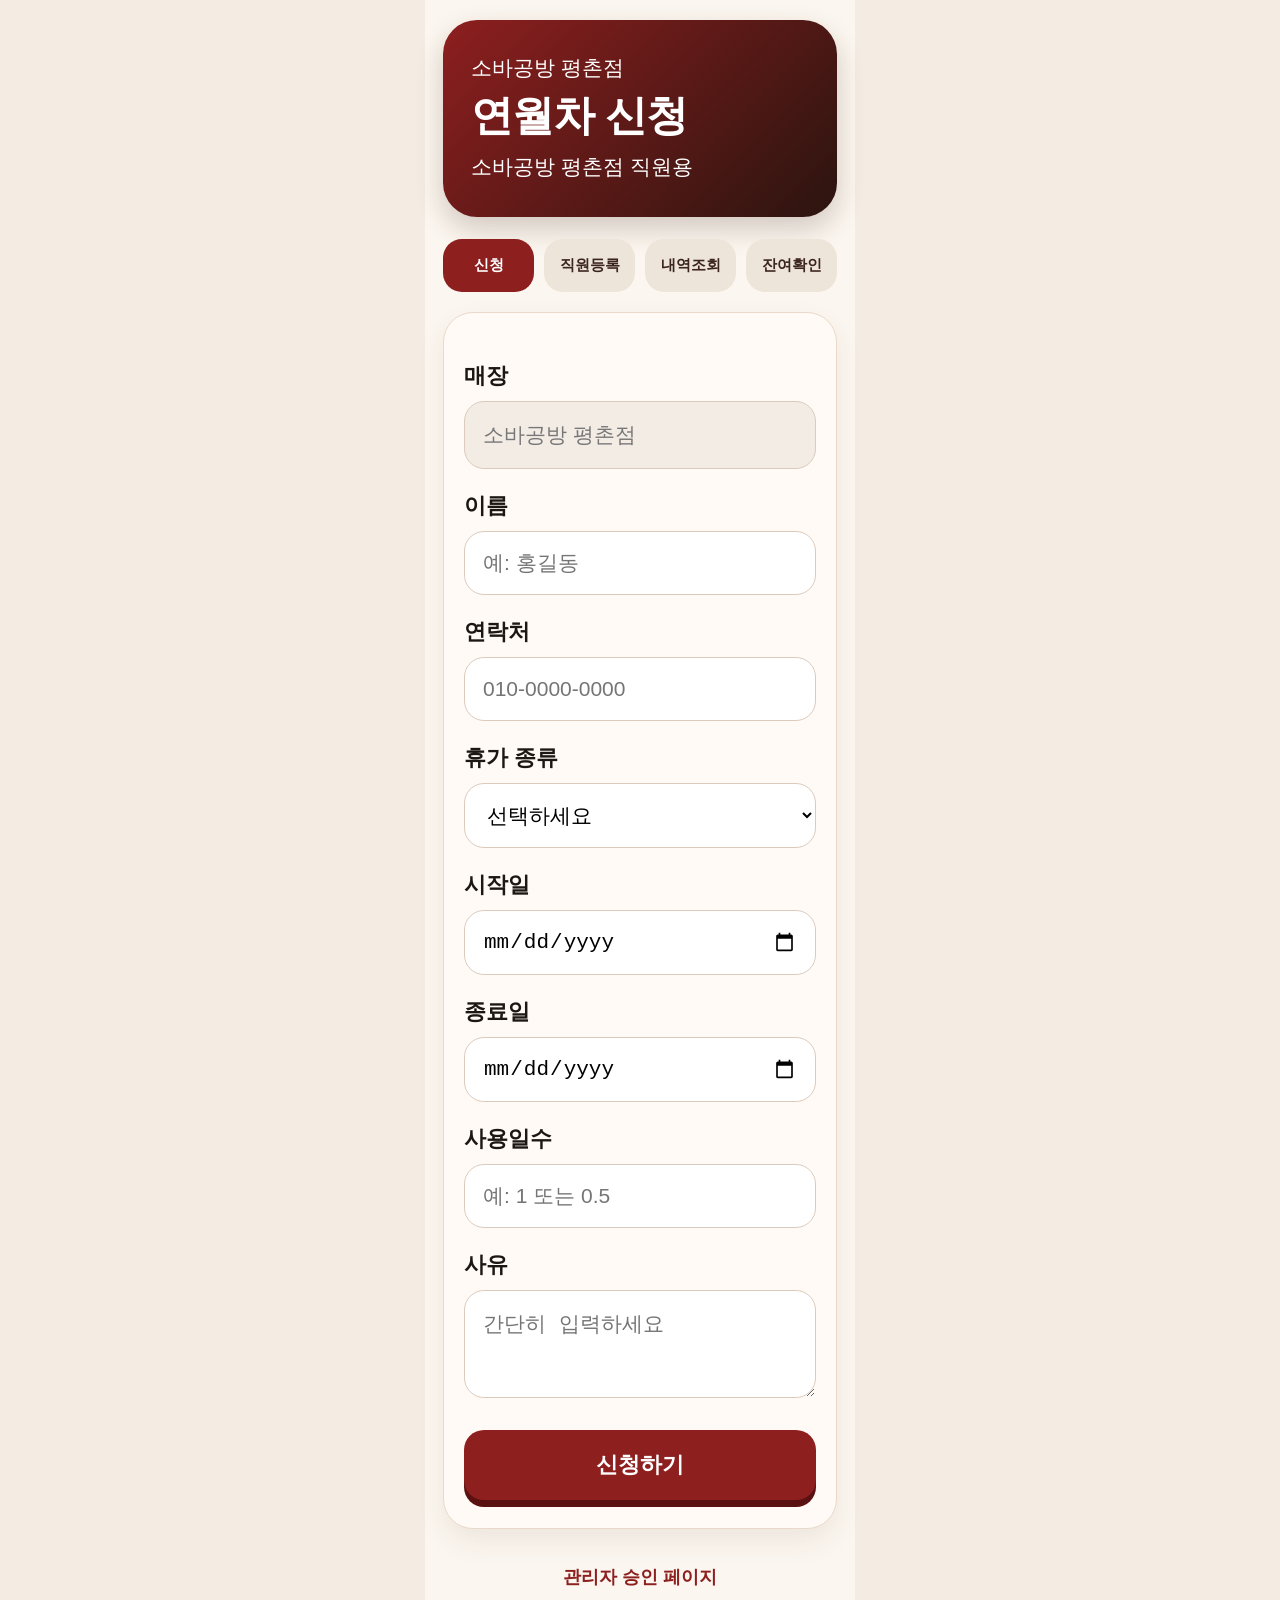
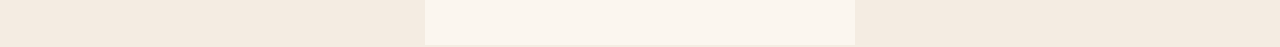
<file: index.html>
<!doctype html>
<html lang="ko">
<head>
  <meta charset="utf-8" />
  <meta name="viewport" content="width=device-width, initial-scale=1, viewport-fit=cover" />
  <title>평촌 소바공방 연월차 신청</title>
  <link rel="manifest" href="manifest.json" />
  <link rel="stylesheet" href="style.css" />
  <meta name="theme-color" content="#7b1e1e" />
</head>

<body>
<main class="app">

  <section class="hero">
    <div class="brand">소바공방 평촌점</div>
    <h1>연월차 신청</h1>
    <p>소바공방 평촌점 직원용</p>
  </section>

  <section class="tabs">
    <button class="tab active" onclick="showTab('apply', this)">신청</button>
    <button class="tab" onclick="showTab('register', this)">직원등록</button>
    <button class="tab" onclick="showTab('history', this)">내역조회</button>
    <button class="tab" onclick="showTab('balance', this)">잔여확인</button>
  </section>

  <section id="apply" class="card">
    <label>매장</label>
    <div class="fixed-store">소바공방 평촌점</div>

    <label>이름</label>
    <input id="applyName" placeholder="예: 홍길동" />

    <label>연락처</label>
    <input id="applyPhone" placeholder="010-0000-0000" />

    <label>휴가 종류</label>
    <select id="leaveType" onchange="autoUsedDays()">
      <option value="">선택하세요</option>
      <option>연차</option>
      <option>오전 반차</option>
      <option>오후 반차</option>
      <option>월차</option>
      <option>병가</option>
      <option>기타</option>
    </select>

    <label>시작일</label>
    <input type="date" id="startDate" />

    <label>종료일</label>
    <input type="date" id="endDate" />

    <label>사용일수</label>
    <input id="usedDays" type="number" step="0.5" placeholder="예: 1 또는 0.5" />

    <label>사유</label>
    <textarea id="reason" placeholder="간단히 입력하세요"></textarea>

    <button id="submitBtn" class="primary" onclick="submitLeave()">신청하기</button>
  </section>

  <section id="register" class="card hidden">
    <label>매장</label>
    <div class="fixed-store">소바공방 평촌점</div>

    <label>이름</label>
    <input id="regName" placeholder="예: 홍길동" />

    <label>연락처</label>
    <input id="regPhone" placeholder="010-0000-0000" />

    <label>입사일</label>
    <input type="date" id="joinDate" />

    <label>기본연차</label>
    <input id="baseLeave" type="number" step="0.5" value="15" />

    <button id="regBtn" class="primary" onclick="registerEmployee()">직원등록</button>
  </section>

  <section id="history" class="card hidden">
    <label>이름</label>
    <input id="historyName" placeholder="예: 홍길동" />

    <label>연락처</label>
    <input id="historyPhone" placeholder="010-0000-0000" />

    <button id="historyBtn" class="primary" onclick="loadMyHistory()">내역조회</button>
    <div id="historyResult" class="result"></div>
  </section>

  <section id="balance" class="card hidden">
    <label>이름</label>
    <input id="balanceName" placeholder="예: 홍길동" />

    <label>연락처</label>
    <input id="balancePhone" placeholder="010-0000-0000" />

    <button id="balanceBtn" class="primary" onclick="checkBalance()">잔여연차 확인</button>
    <div id="balanceResult" class="result"></div>
  </section>

  <section class="footer-link">
    <button class="admin-go-btn" onclick="goAdmin()">관리자 승인 페이지</button>
  </section>

</main>

<script src="script.js?v=6"></script>
</body>
</html>
</file>
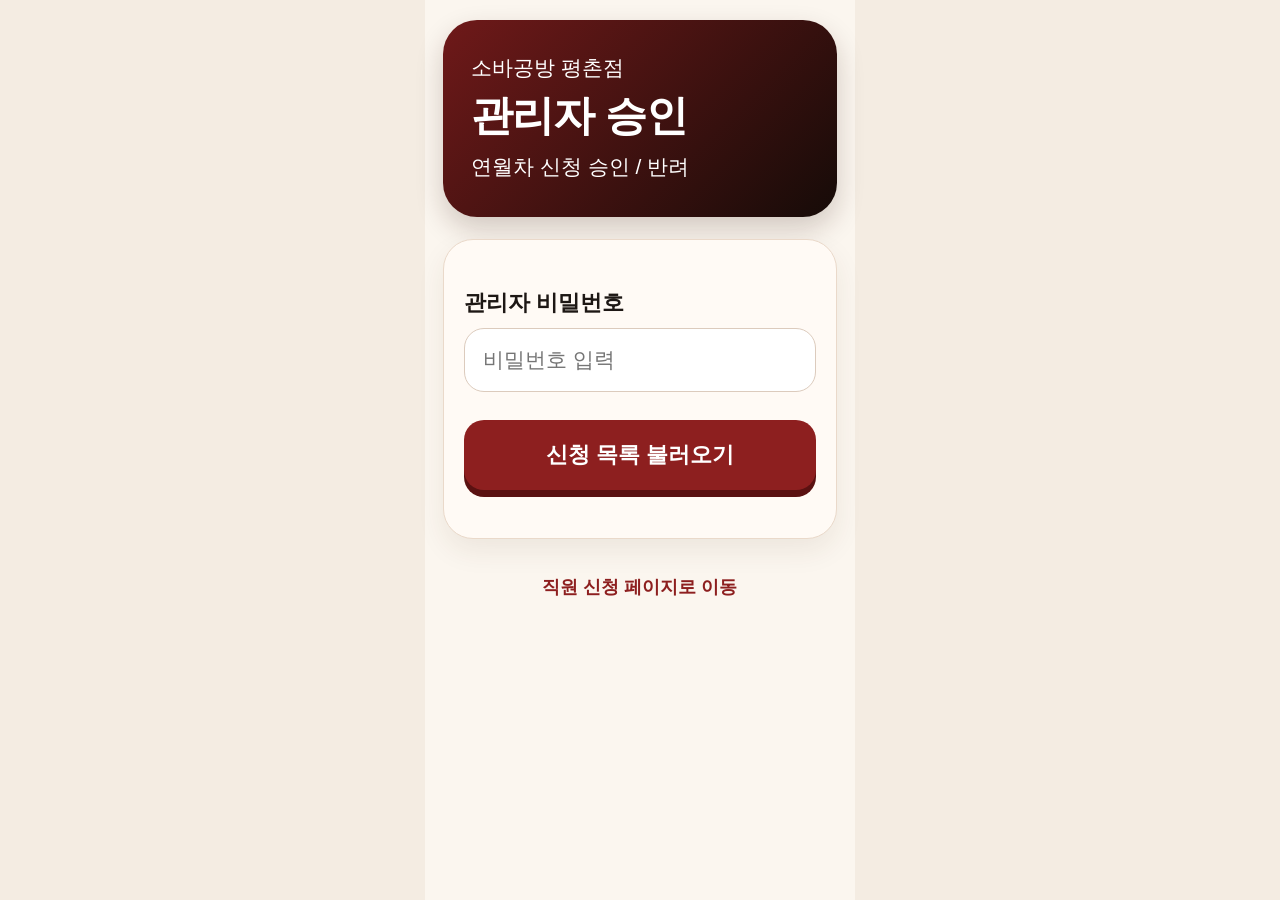
<file: admin.html>
<!doctype html>
<html lang="ko">
<head>
  <meta charset="utf-8" />
  <meta name="viewport" content="width=device-width, initial-scale=1, viewport-fit=cover" />
  <title>평촌 소바공방 연월차 관리자</title>
  <link rel="stylesheet" href="style.css" />
  <meta name="theme-color" content="#7b1e1e" />
</head>

<body>
<main class="app">

  <section class="hero admin">
    <div class="brand">소바공방 평촌점</div>
    <h1>관리자 승인</h1>
    <p>연월차 신청 승인 / 반려</p>
  </section>

  <section class="card">
    <label>관리자 비밀번호</label>
    <input id="adminPw" type="password" placeholder="비밀번호 입력" />

    <button id="adminBtn" class="primary" onclick="loadAdminList()">신청 목록 불러오기</button>

    <div id="adminResult" class="result"></div>
  </section>

  <section class="footer-link">
    <button class="admin-go-btn" onclick="goHome()">직원 신청 페이지로 이동</button>
  </section>

</main>

<script src="script.js?v=6"></script>
</body>
</html>
</file>
<file: style.css>
* {
  box-sizing: border-box;
  -webkit-tap-highlight-color: rgba(123,30,30,.15);
}

html, body {
  margin: 0;
  padding: 0;
  width: 100%;
  min-height: 100%;
}

body {
  background: #f4ece2;
  font-family: "Noto Sans KR", "Malgun Gothic", Arial, sans-serif;
  color: #1d1714;
}

.app {
  width: 100%;
  max-width: 430px;
  margin: 0 auto;
  min-height: 100vh;
  padding: 20px 18px 44px;
  background: #fbf6ef;
}

.hero {
  background: linear-gradient(135deg, #8d1f1f, #2b140f);
  color: #fff;
  border-radius: 34px;
  padding: 34px 28px 36px;
  margin-bottom: 22px;
  box-shadow: 0 12px 28px rgba(50,20,10,.2);
}

.hero.admin {
  background: linear-gradient(135deg, #6f1919, #160b08);
}

.hero .brand {
  font-size: 21px;
  margin-bottom: 10px;
}

.hero h1 {
  margin: 0;
  font-size: 42px;
  line-height: 1.12;
  font-weight: 900;
  letter-spacing: -1px;
}

.hero p {
  margin: 14px 0 0;
  font-size: 21px;
  font-weight: 500;
}

.tabs {
  display: grid;
  grid-template-columns: repeat(4, 1fr);
  gap: 10px;
  margin-bottom: 20px;
}

.tab {
  border: 0;
  border-radius: 19px;
  padding: 17px 4px;
  background: #eee5da;
  color: #3b251d;
  font-size: 15px;
  font-weight: 900;
  transition: .12s;
}

.tab.active {
  background: #8d1f1f;
  color: #fff;
}

.tab:active,
.primary:active,
.admin-go-btn:active {
  transform: scale(.96);
  filter: brightness(.92);
}

.card {
  background: #fffaf5;
  border: 1px solid #ead9ca;
  border-radius: 30px;
  padding: 26px 20px 28px;
  box-shadow: 0 12px 28px rgba(80,50,25,.08);
  margin-bottom: 22px;
}

label {
  display: block;
  margin: 22px 0 10px;
  font-size: 22px;
  font-weight: 900;
}

input, select, textarea, .fixed-store {
  width: 100%;
  border: 1px solid #dccbbd;
  border-radius: 20px;
  padding: 19px 18px;
  font-size: 21px;
  background: #fff;
  outline: none;
}

textarea {
  min-height: 108px;
  resize: vertical;
}

.fixed-store {
  background: #f2ece5;
  color: #777;
  pointer-events: none;
  user-select: none;
}

.primary {
  width: 100%;
  border: 0;
  border-radius: 20px;
  margin-top: 28px;
  padding: 20px;
  background: #8d1f1f;
  color: #fff;
  font-size: 22px;
  font-weight: 900;
  box-shadow: 0 7px 0 #5a1111;
  transition: .12s;
}

.primary:active {
  transform: translateY(4px);
  box-shadow: 0 3px 0 #5a1111;
}

.primary.loading {
  background: #555;
  box-shadow: 0 7px 0 #333;
  pointer-events: none;
}

.hidden {
  display: none;
}

.footer-link {
  text-align: center;
  margin: 24px 0 0;
}

.admin-go-btn {
  border: none;
  background: transparent;
  color: #8d1f1f;
  font-size: 18px;
  font-weight: 900;
  padding: 12px;
}

.result {
  margin-top: 20px;
}

.item {
  background: #fff;
  border: 1px solid #ead9ca;
  border-radius: 18px;
  padding: 16px;
  margin-top: 12px;
  font-size: 16px;
  line-height: 1.7;
}

.badge {
  display: inline-block;
  padding: 4px 10px;
  border-radius: 999px;
  background: #eee;
  font-weight: 900;
}

.badge.ok {
  background: #d9ead3;
}

.badge.no {
  background: #f4cccc;
}

.admin-buttons {
  display: flex;
  gap: 8px;
  margin-top: 12px;
}

.admin-buttons button {
  flex: 1;
  border: 0;
  border-radius: 12px;
  padding: 13px;
  color: #fff;
  font-size: 16px;
  font-weight: 900;
}

.approve {
  background: #38761d;
}

.reject {
  background: #990000;
}

.balance-box {
  margin-top: 18px;
  padding: 20px;
  border-radius: 22px;
  border: 2px solid #8d1f1f;
  background: #fff;
  font-size: 19px;
  line-height: 1.8;
}

.balance-box strong {
  color: #8d1f1f;
  font-size: 25px;
}
</file>
